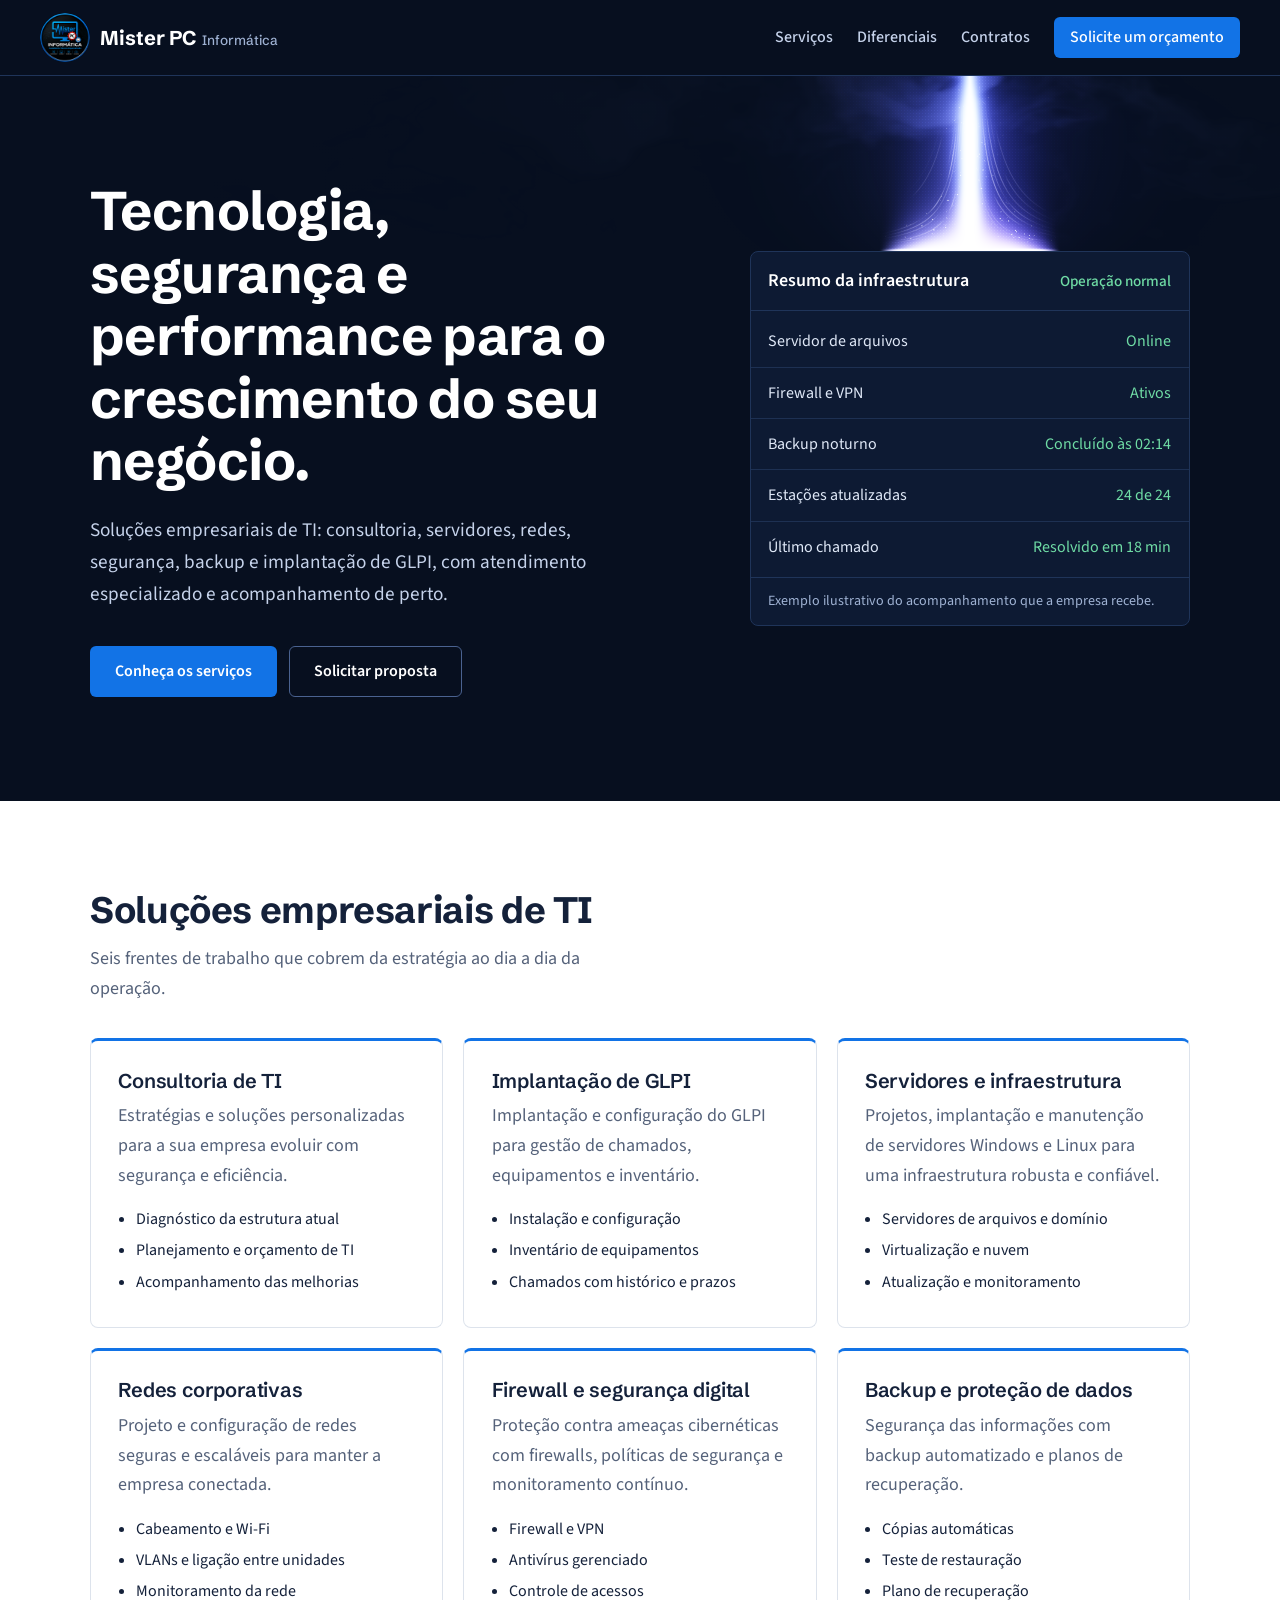
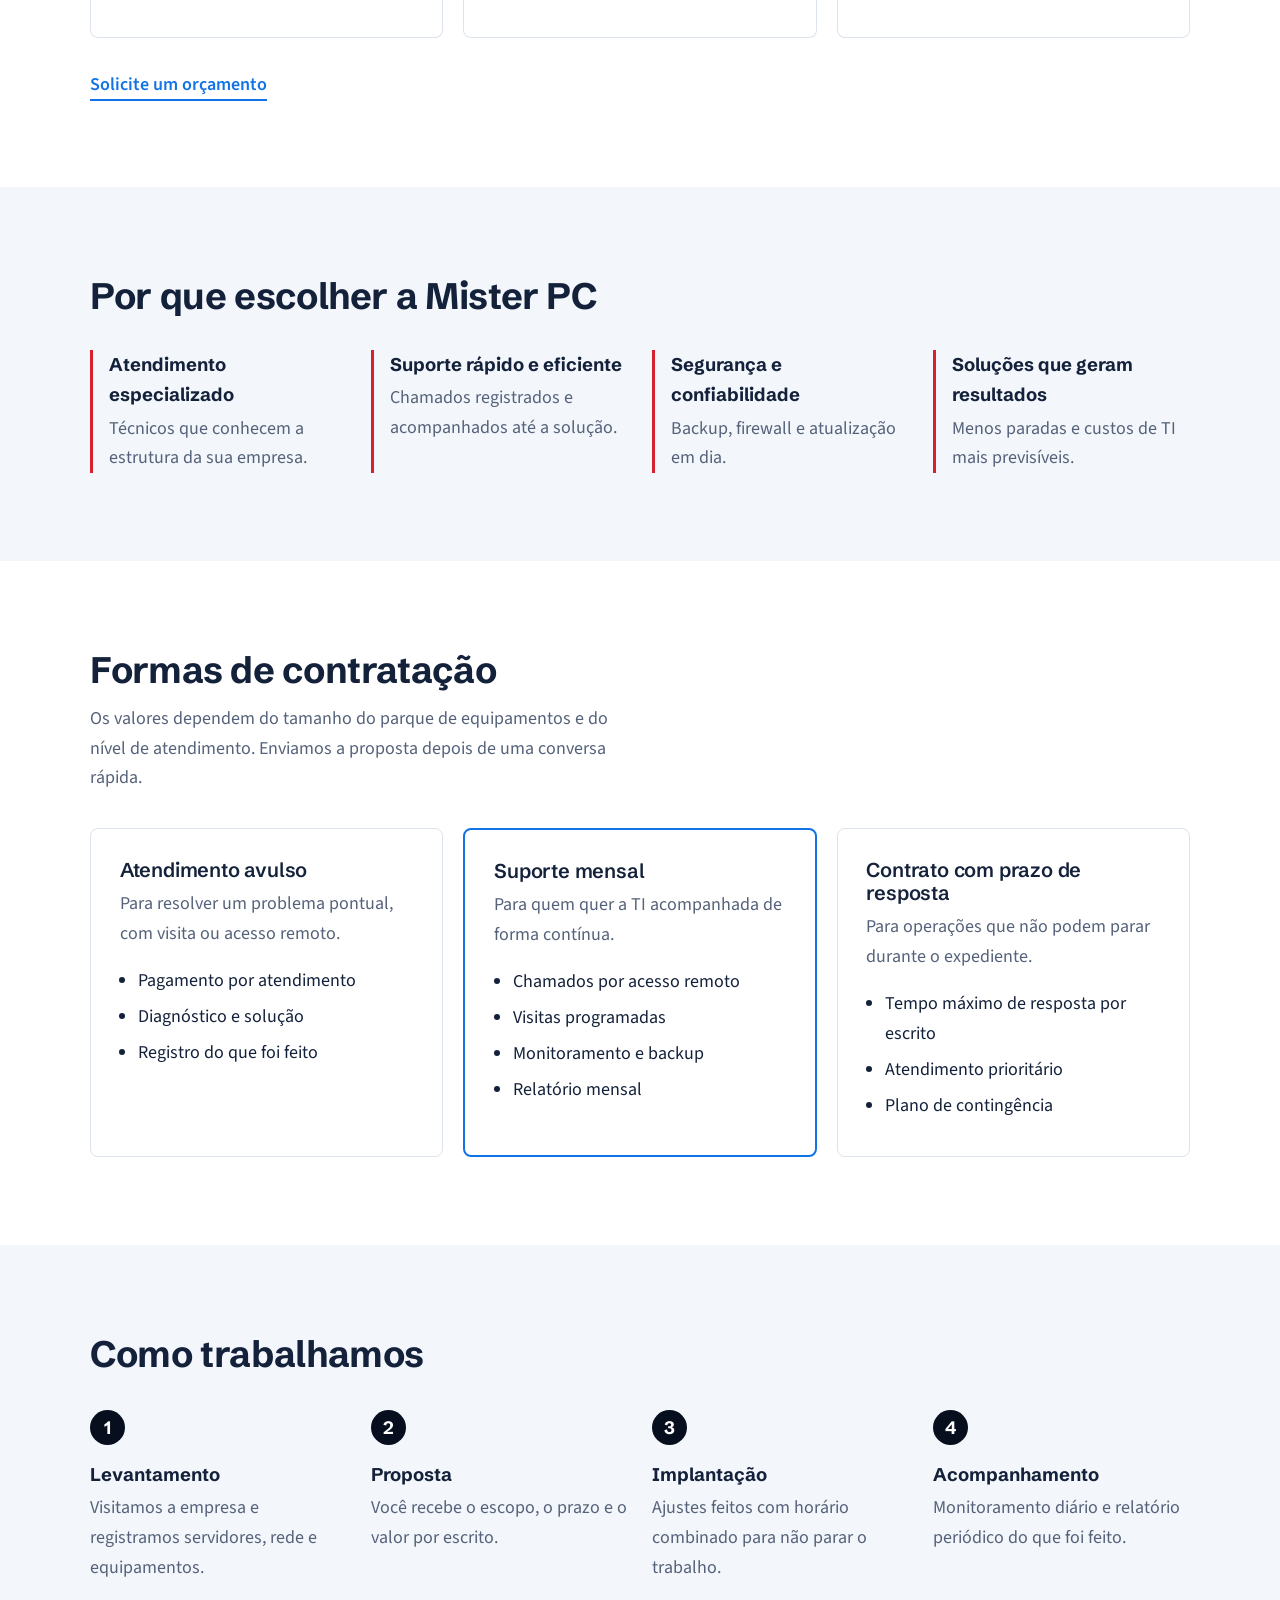
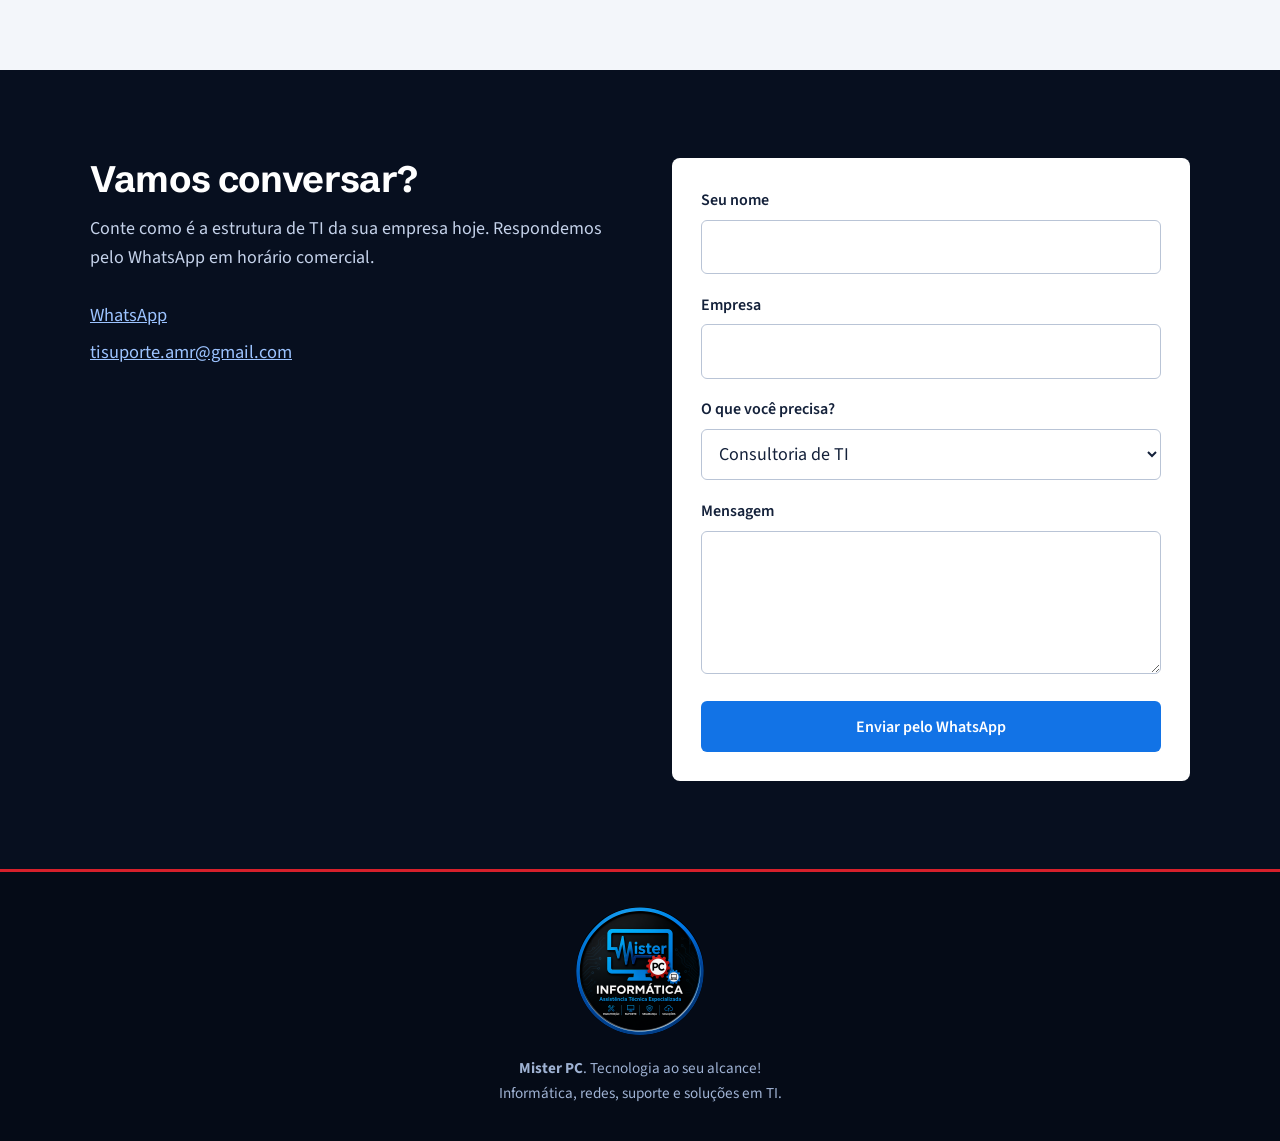
<file: index.html>
<!doctype html>
<html lang="pt-BR">
<head>
  <meta charset="utf-8">
  <meta name="viewport" content="width=device-width, initial-scale=1">
  <title>Mister PC Informática | Assistência técnica e suporte de TI</title>
  <meta name="description" content="Servidores, redes, backup, segurança e suporte técnico para empresas. Contratos mensais com acompanhamento e relatório.">
  <meta name="theme-color" content="#060d1a">
  <meta property="og:title" content="Mister PC Informática">
  <meta property="og:description" content="Assistência técnica especializada, servidores, redes e suporte de TI para empresas.">
  <meta property="og:image" content="logo.png">
  <link rel="icon" type="image/png" href="favicon.png">
  <link rel="preconnect" href="https://fonts.googleapis.com">
  <link rel="preconnect" href="https://fonts.gstatic.com" crossorigin>
  <link href="https://fonts.googleapis.com/css2?family=Schibsted+Grotesk:wght@500;600;700&family=Source+Sans+3:wght@400;500;600&display=swap" rel="stylesheet">
  <link rel="stylesheet" href="style.css">
  <link rel="stylesheet" href="laserflow.css">
</head>
<body>
  <a class="pular" href="#conteudo">Ir para o conteúdo</a>

  <header class="topo">
    <a class="marca" href="#inicio" aria-label="Mister PC, início">
      <img class="marca-logo" src="logo.png" alt="" width="50" height="50">
      <span>Mister PC <small>Informática</small></span>
    </a>
    <nav aria-label="Principal">
      <a href="#servicos">Serviços</a>
      <a href="#diferenciais">Diferenciais</a>
      <a href="#contratos">Contratos</a>
      <a href="#contato" class="nav-contato">Solicite um orçamento</a>
    </nav>
  </header>

  <main id="conteudo">
    <section id="inicio" class="hero">
      <div id="laser-bg" class="laser-bg" aria-hidden="true"></div>
      <div class="hero-in">
        <div class="hero-texto">
          <h1>Tecnologia, segurança e performance para o crescimento do seu negócio.</h1>
          <p class="lead">Soluções empresariais de TI: consultoria, servidores, redes, segurança, backup e implantação de GLPI, com atendimento especializado e acompanhamento de perto.</p>
          <div class="acoes">
            <a class="botao" href="#servicos">Conheça os serviços</a>
            <a class="botao-sec" data-whatsapp href="#contato">Solicitar proposta</a>
          </div>
        </div>

        <figure class="painel" id="laser-surface" aria-label="Exemplo de relatório de acompanhamento">
          <div class="painel-topo">
            <span>Resumo da infraestrutura</span>
            <span class="painel-estado">Operação normal</span>
          </div>
          <ul class="painel-lista" id="painel">
            <li><span>Servidor de arquivos</span><span class="ok">Online</span></li>
            <li><span>Firewall e VPN</span><span class="ok">Ativos</span></li>
            <li><span>Backup noturno</span><span class="ok">Concluído às 02:14</span></li>
            <li><span>Estações atualizadas</span><span class="ok">24 de 24</span></li>
            <li><span>Último chamado</span><span class="ok">Resolvido em 18 min</span></li>
          </ul>
          <figcaption>Exemplo ilustrativo do acompanhamento que a empresa recebe.</figcaption>
        </figure>
      </div>
    </section>

    <section id="servicos" class="bloco">
      <div class="bloco-in">
        <h2>Soluções empresariais de TI</h2>
        <p class="intro">Seis frentes de trabalho que cobrem da estratégia ao dia a dia da operação.</p>
        <div class="grade">
          <article class="servico-card">
            <h3>Consultoria de TI</h3>
            <p>Estratégias e soluções personalizadas para a sua empresa evoluir com segurança e eficiência.</p>
            <ul><li>Diagnóstico da estrutura atual</li><li>Planejamento e orçamento de TI</li><li>Acompanhamento das melhorias</li></ul>
          </article>
          <article class="servico-card">
            <h3>Implantação de GLPI</h3>
            <p>Implantação e configuração do GLPI para gestão de chamados, equipamentos e inventário.</p>
            <ul><li>Instalação e configuração</li><li>Inventário de equipamentos</li><li>Chamados com histórico e prazos</li></ul>
          </article>
          <article class="servico-card">
            <h3>Servidores e infraestrutura</h3>
            <p>Projetos, implantação e manutenção de servidores Windows e Linux para uma infraestrutura robusta e confiável.</p>
            <ul><li>Servidores de arquivos e domínio</li><li>Virtualização e nuvem</li><li>Atualização e monitoramento</li></ul>
          </article>
          <article class="servico-card">
            <h3>Redes corporativas</h3>
            <p>Projeto e configuração de redes seguras e escaláveis para manter a empresa conectada.</p>
            <ul><li>Cabeamento e Wi-Fi</li><li>VLANs e ligação entre unidades</li><li>Monitoramento da rede</li></ul>
          </article>
          <article class="servico-card">
            <h3>Firewall e segurança digital</h3>
            <p>Proteção contra ameaças cibernéticas com firewalls, políticas de segurança e monitoramento contínuo.</p>
            <ul><li>Firewall e VPN</li><li>Antivírus gerenciado</li><li>Controle de acessos</li></ul>
          </article>
          <article class="servico-card">
            <h3>Backup e proteção de dados</h3>
            <p>Segurança das informações com backup automatizado e planos de recuperação.</p>
            <ul><li>Cópias automáticas</li><li>Teste de restauração</li><li>Plano de recuperação</li></ul>
          </article>
        </div>
        <p class="chamada"><a data-whatsapp href="#contato">Solicite um orçamento</a></p>
      </div>
    </section>

    <section id="diferenciais" class="bloco bloco-claro">
      <div class="bloco-in">
        <h2>Por que escolher a Mister PC</h2>
        <ul class="difs">
          <li><strong>Atendimento especializado</strong>Técnicos que conhecem a estrutura da sua empresa.</li>
          <li><strong>Suporte rápido e eficiente</strong>Chamados registrados e acompanhados até a solução.</li>
          <li><strong>Segurança e confiabilidade</strong>Backup, firewall e atualização em dia.</li>
          <li><strong>Soluções que geram resultados</strong>Menos paradas e custos de TI mais previsíveis.</li>
        </ul>
      </div>
    </section>

    <section id="contratos" class="bloco">
      <div class="bloco-in">
        <h2>Formas de contratação</h2>
        <p class="intro">Os valores dependem do tamanho do parque de equipamentos e do nível de atendimento. Enviamos a proposta depois de uma conversa rápida.</p>
        <div class="planos">
          <article class="plano">
            <h3>Atendimento avulso</h3>
            <p>Para resolver um problema pontual, com visita ou acesso remoto.</p>
            <ul>
              <li>Pagamento por atendimento</li>
              <li>Diagnóstico e solução</li>
              <li>Registro do que foi feito</li>
            </ul>
          </article>
          <article class="plano plano-destaque">
            <h3>Suporte mensal</h3>
            <p>Para quem quer a TI acompanhada de forma contínua.</p>
            <ul>
              <li>Chamados por acesso remoto</li>
              <li>Visitas programadas</li>
              <li>Monitoramento e backup</li>
              <li>Relatório mensal</li>
            </ul>
          </article>
          <article class="plano">
            <h3>Contrato com prazo de resposta</h3>
            <p>Para operações que não podem parar durante o expediente.</p>
            <ul>
              <li>Tempo máximo de resposta por escrito</li>
              <li>Atendimento prioritário</li>
              <li>Plano de contingência</li>
            </ul>
          </article>
        </div>
      </div>
    </section>

    <section id="metodo" class="bloco bloco-claro">
      <div class="bloco-in">
        <h2>Como trabalhamos</h2>
        <ol class="passos">
          <li><strong>Levantamento</strong>Visitamos a empresa e registramos servidores, rede e equipamentos.</li>
          <li><strong>Proposta</strong>Você recebe o escopo, o prazo e o valor por escrito.</li>
          <li><strong>Implantação</strong>Ajustes feitos com horário combinado para não parar o trabalho.</li>
          <li><strong>Acompanhamento</strong>Monitoramento diário e relatório periódico do que foi feito.</li>
        </ol>
      </div>
    </section>

    <section id="contato" class="bloco bloco-escuro">
      <div class="bloco-in contato">
        <div>
          <h2>Vamos conversar?</h2>
          <p class="intro">Conte como é a estrutura de TI da sua empresa hoje. Respondemos pelo WhatsApp em horário comercial.</p>
          <p class="contato-dados">
            <a data-whatsapp href="#contato">WhatsApp</a><br>
            <a data-email href="mailto:tisuporte.amr@gmail.com">tisuporte.amr@gmail.com</a>
          </p>
        </div>

        <form id="form" class="form">
          <label for="nome">Seu nome</label>
          <input id="nome" name="nome" autocomplete="name" required>

          <label for="empresa">Empresa</label>
          <input id="empresa" name="empresa" autocomplete="organization">

          <label for="assunto">O que você precisa?</label>
          <select id="assunto" name="assunto">
            <option>Consultoria de TI</option>
            <option>Implantação de GLPI</option>
            <option>Servidores</option>
            <option>Redes e Wi-Fi</option>
            <option>Suporte técnico</option>
            <option>Firewall e segurança</option>
            <option>Backup e proteção de dados</option>
            <option>Montagem de estações</option>
            <option>Outro assunto</option>
          </select>

          <label for="mensagem">Mensagem</label>
          <textarea id="mensagem" name="mensagem" rows="4"></textarea>

          <button class="botao" type="submit">Enviar pelo WhatsApp</button>
        </form>
      </div>
    </section>
  </main>

  <footer class="rodape">
    <img class="rodape-logo" src="logo.png" alt="Mister PC Informática" width="128" height="128">
    <p><strong>Mister PC</strong>. Tecnologia ao seu alcance!</p>
    <p>Informática, redes, suporte e soluções em TI.</p>
  </footer>

  <script src="script.js"></script>
  <script src="laserflow.js" defer></script>
</body>
</html>
</file>
<file: style.css>
:root {
  --navy: #070f1f;
  --navy-2: #0d1a33;
  --navy-line: #1f3459;
  --ink: #14213a;
  --muted: #55627a;
  --paper: #ffffff;
  --mist: #f3f6fa;
  --line: #dde3ec;
  --blue: #1273e6;
  --blue-dark: #0d5cbc;
  --sky: #8fb8ff;
  --red: #d6202b;
  --ok: #1f9d63;
  --corpo: "Source Sans 3", system-ui, -apple-system, "Segoe UI", Roboto, sans-serif;
  --titulo: "Schibsted Grotesk", "Source Sans 3", system-ui, sans-serif;
}

* { box-sizing: border-box; }
html { scroll-behavior: smooth; scroll-padding-top: 4.5rem; }
body {
  margin: 0; background: var(--paper); color: var(--ink);
  font-family: var(--corpo); font-size: 1.125rem; line-height: 1.65;
}
a { color: var(--blue); }
a:hover { color: var(--blue-dark); }
:focus-visible { outline: 3px solid #5b9bff; outline-offset: 3px; border-radius: 4px; }
h1, h2, h3 { font-family: var(--titulo); line-height: 1.15; margin: 0; letter-spacing: -0.01em; }
h1 { font-size: clamp(2.1rem, 4.8vw, 3.4rem); font-weight: 700; }
h2 { font-size: clamp(1.7rem, 3.2vw, 2.3rem); font-weight: 700; }
h3 { font-size: 1.25rem; font-weight: 600; }
p { margin: 0; }

.pular { position: absolute; left: -999px; top: 0; background: var(--blue); color: #fff; padding: .6rem 1rem; z-index: 30; }
.pular:focus { left: 0; }

/* topo */
.topo {
  position: sticky; top: 0; z-index: 20;
  display: flex; justify-content: space-between; align-items: center; gap: 1rem;
  padding: .8rem clamp(1rem, 4vw, 2.5rem);
  background: var(--navy); border-bottom: 1px solid var(--navy-line);
}
.marca { display: inline-flex; align-items: center; gap: .65rem; color: #fff; text-decoration: none; font-family: var(--titulo); font-weight: 700; font-size: 1.25rem; }
.marca-logo { width: 3.1rem; height: 3.1rem; border-radius: 50%; display: block; }
.marca small { font-weight: 500; font-size: .85rem; color: #9fb2d3; margin-left: .15rem; }
.topo nav { display: flex; align-items: center; gap: 1.5rem; }
.topo nav a { color: #c5d2ea; text-decoration: none; font-weight: 500; font-size: 1rem; }
.topo nav a:hover { color: #fff; }
.topo nav .nav-contato { color: #fff; background: var(--blue); padding: .45rem 1rem; border-radius: 6px; }
.topo nav .nav-contato:hover { background: var(--blue-dark); }
@media (max-width: 820px) { .topo nav a:not(.nav-contato) { display: none; } }
@media (max-width: 420px) { .marca small { display: none; } }

/* hero */
.hero { position: relative; overflow: hidden; background: var(--navy); color: #fff; }
.laser-bg { position: absolute; inset: 0; z-index: 0; pointer-events: none; }
.hero-in {
  position: relative; z-index: 1;
  max-width: 1180px; margin: 0 auto;
  padding: clamp(3.5rem, 9vw, 6.5rem) clamp(1rem, 4vw, 2.5rem);
  display: grid; grid-template-columns: 1.15fr .85fr; gap: clamp(2rem, 5vw, 4.5rem); align-items: center;
}
.hero-texto h1 { max-width: 17ch; }
.lead { margin-top: 1.4rem; color: #c5d2ea; max-width: 54ch; font-size: 1.2rem; }
.acoes { display: flex; flex-wrap: wrap; gap: .75rem; margin-top: 2.2rem; }
.botao, .botao-sec {
  display: inline-block; font: 600 1rem var(--corpo); text-decoration: none; cursor: pointer;
  padding: .85rem 1.5rem; border-radius: 6px; border: 1px solid transparent;
}
.botao { background: var(--blue); color: #fff; }
.botao:hover { background: var(--blue-dark); color: #fff; }
.botao-sec { color: #fff; border-color: #4a6290; }
.botao-sec:hover { border-color: #fff; color: #fff; }
@media (max-width: 880px) { .hero-in { grid-template-columns: 1fr; } }

/* painel */
.painel { margin: 0; background: var(--navy-2); border: 1px solid var(--navy-line); border-radius: 8px; overflow: hidden; }
.painel-topo {
  display: flex; justify-content: space-between; gap: 1rem; align-items: center;
  padding: .9rem 1.1rem; border-bottom: 1px solid var(--navy-line); font-weight: 600;
}
.painel-estado { color: #6fdca5; font-weight: 500; font-size: .95rem; }
.painel-lista { list-style: none; margin: 0; padding: .3rem 0; }
.painel-lista li {
  display: flex; justify-content: space-between; gap: 1rem;
  padding: .75rem 1.1rem; border-bottom: 1px solid rgba(36, 58, 96, .7);
  font-size: 1rem; color: #dfe8f7;
  transition: opacity .4s ease, transform .4s ease;
}
.painel-lista li:last-child { border-bottom: 0; }
.painel-lista .ok { color: #6fdca5; text-align: right; }
.painel-lista li.oculto { opacity: 0; transform: translateY(4px); }
.painel figcaption { padding: .75rem 1.1rem; border-top: 1px solid var(--navy-line); color: #9fb2d3; font-size: .88rem; }

/* serviços */
.servico {
  max-width: 1180px; margin: 0 auto;
  padding: clamp(3.5rem, 7vw, 5.5rem) clamp(1rem, 4vw, 2.5rem);
  display: grid; grid-template-columns: 1fr 1.2fr; gap: clamp(2rem, 5vw, 4.5rem); align-items: start;
}
#redes { max-width: none; background: var(--mist); }
.servico-alt {
  /* faixa clara de ponta a ponta, conteúdo centralizado */
  padding-left: max(clamp(1rem, 4vw, 2.5rem), calc((100% - 1180px) / 2 + clamp(1rem, 4vw, 2.5rem)));
  padding-right: max(clamp(1rem, 4vw, 2.5rem), calc((100% - 1180px) / 2 + clamp(1rem, 4vw, 2.5rem)));
}
.col p { margin-top: .9rem; color: var(--muted); max-width: 46ch; }
.link { display: inline-block; margin-top: 1.4rem; font-weight: 600; text-decoration: none; border-bottom: 2px solid var(--blue); padding-bottom: 2px; }
.itens { list-style: none; margin: 0; padding: 0; display: grid; gap: 0; border-top: 1px solid var(--line); }
.itens li { padding: 1.1rem 0; border-bottom: 1px solid var(--line); color: var(--muted); }
.itens strong { display: block; color: var(--ink); font-family: var(--titulo); font-size: 1.1rem; font-weight: 600; margin-bottom: .15rem; }
@media (max-width: 820px) { .servico { grid-template-columns: 1fr; } }

/* blocos */
.bloco { padding: clamp(3.5rem, 7vw, 5.5rem) 0; }
.bloco-in { max-width: 1180px; margin: 0 auto; padding: 0 clamp(1rem, 4vw, 2.5rem); }
.bloco-claro { background: var(--mist); }
.bloco-escuro { background: var(--navy); color: #fff; }
.intro { margin-top: .8rem; color: var(--muted); max-width: 58ch; }
.bloco-escuro .intro { color: #c5d2ea; }

.planos { display: grid; grid-template-columns: repeat(3, 1fr); gap: 1.25rem; margin-top: 2.2rem; }
.plano { padding: 1.8rem; background: var(--paper); border: 1px solid var(--line); border-radius: 8px; }
.plano > p { margin: .5rem 0 1.1rem; color: var(--muted); }
.plano ul { margin: 0; padding-left: 1.15rem; }
.plano li { margin-bottom: .4rem; }
.plano-destaque { border: 2px solid var(--blue); }
@media (max-width: 880px) { .planos { grid-template-columns: 1fr; } }

.passos {
  list-style: none; counter-reset: passo; margin: 2.2rem 0 0; padding: 0;
  display: grid; grid-template-columns: repeat(4, 1fr); gap: 1.5rem;
}
.passos li { counter-increment: passo; position: relative; padding-top: 3.1rem; color: var(--muted); }
.passos li::before {
  content: counter(passo); position: absolute; top: 0; left: 0;
  width: 2.2rem; height: 2.2rem; display: grid; place-items: center;
  background: var(--navy); color: #fff; border-radius: 50%;
  font-family: var(--titulo); font-weight: 700;
}
.passos strong { display: block; color: var(--ink); font-family: var(--titulo); font-size: 1.15rem; margin-bottom: .2rem; }
@media (max-width: 880px) { .passos { grid-template-columns: 1fr 1fr; } }
@media (max-width: 520px) { .passos { grid-template-columns: 1fr; } }

/* contato */
.contato { display: grid; grid-template-columns: 1fr 1fr; gap: clamp(2rem, 5vw, 4.5rem); align-items: start; }
.contato-dados { margin-top: 1.5rem; font-size: 1.15rem; line-height: 2; }
.contato-dados a { color: #9cc3ff; }
.contato-dados a:hover { color: #fff; }
.form { display: grid; gap: .4rem; padding: 1.8rem; background: var(--paper); color: var(--ink); border-radius: 8px; }
.form label { font-weight: 600; margin-top: .7rem; font-size: 1rem; }
.form label:first-child { margin-top: 0; }
.form input, .form select, .form textarea {
  width: 100%; padding: .7rem .8rem; font: inherit; color: var(--ink);
  background: #fff; border: 1px solid #b9c4d6; border-radius: 6px;
}
.form input:focus, .form select:focus, .form textarea:focus { border-color: var(--blue); outline: 2px solid #5b9bff; outline-offset: 1px; }
.form .botao { margin-top: 1.3rem; width: 100%; }
@media (max-width: 880px) { .contato { grid-template-columns: 1fr; } }

/* rodapé */
.rodape-logo { width: 8rem; height: 8rem; border-radius: 50%; margin-bottom: .8rem; }
.rodape { border-top: 3px solid var(--red); background: #050b17; color: #9fb2d3; text-align: center; padding: 2.2rem 1rem; font-size: .95rem; }

/* 404 */
.nao-encontrada { min-height: 70vh; display: grid; place-content: center; text-align: center; gap: 1rem; padding: 2rem; }

@media (prefers-reduced-motion: reduce) {
  html { scroll-behavior: auto; }
  .painel-lista li, .painel-lista li.oculto { transition: none; opacity: 1; transform: none; }
}

/* serviços em grade */
.grade { display: grid; grid-template-columns: repeat(3, 1fr); gap: 1.25rem; margin-top: 2.2rem; }
.servico-card { padding: 1.7rem; background: var(--paper); border: 1px solid var(--line); border-top: 3px solid var(--blue); border-radius: 8px; }
.servico-card p { margin: .6rem 0 1rem; color: var(--muted); }
.servico-card ul { margin: 0; padding-left: 1.1rem; font-size: 1rem; }
.servico-card li { margin-bottom: .3rem; }
.chamada { margin-top: 2rem; }
.chamada a { font-weight: 600; text-decoration: none; border-bottom: 2px solid var(--blue); padding-bottom: 2px; }
@media (max-width: 960px) { .grade { grid-template-columns: 1fr 1fr; } }
@media (max-width: 620px) { .grade { grid-template-columns: 1fr; } }

/* diferenciais */
.difs { list-style: none; margin: 2rem 0 0; padding: 0; display: grid; grid-template-columns: repeat(4, 1fr); gap: 1.5rem; }
.difs li { padding-left: 1rem; border-left: 3px solid var(--red); color: var(--muted); }
.difs strong { display: block; color: var(--ink); font-family: var(--titulo); font-size: 1.15rem; margin-bottom: .2rem; }
@media (max-width: 960px) { .difs { grid-template-columns: 1fr 1fr; } }
@media (max-width: 520px) { .difs { grid-template-columns: 1fr; } }
</file>
<file: laserflow.css>
.laser-flow-container{pointer-events:none;width:100%;height:100%;position:relative}.laser-flow-canvas{width:100%;height:100%;display:block;position:absolute;inset:0}
/*$vite$:1*/
</file>
